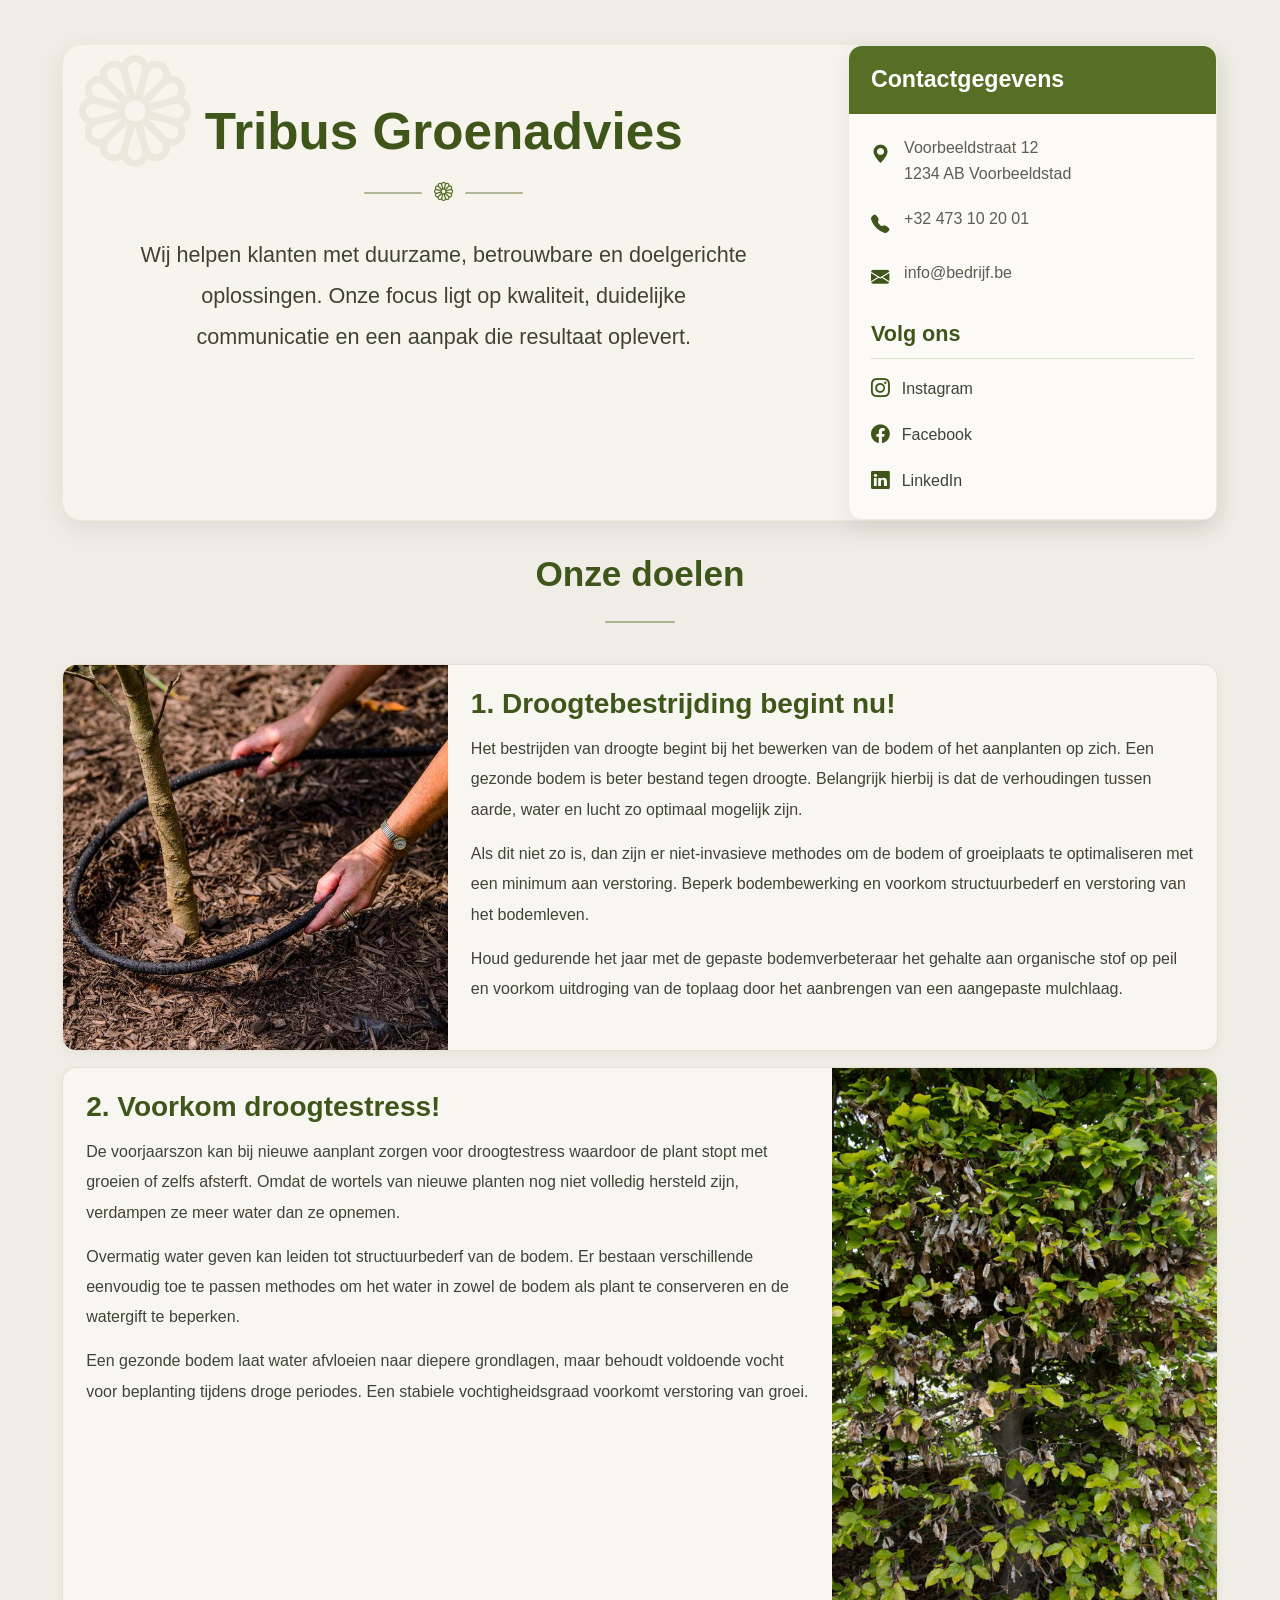
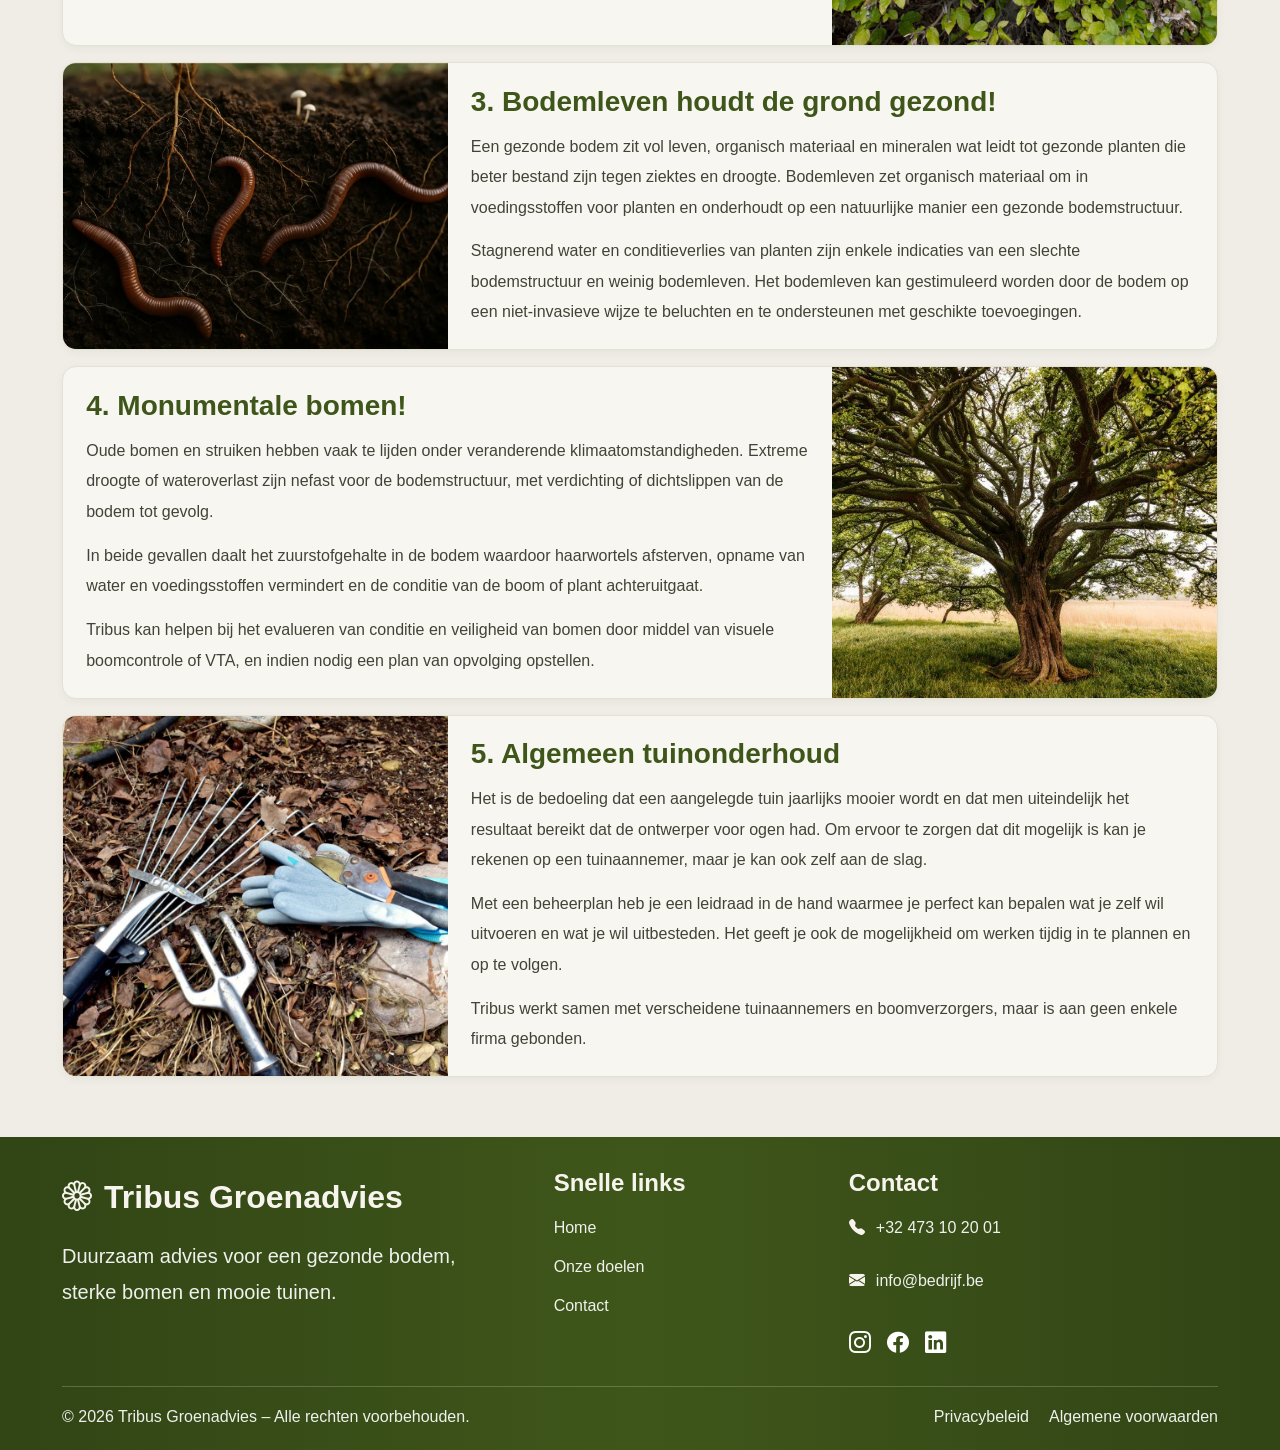
<file: index.html>
<!DOCTYPE html>
<html lang="nl">
<head>
  <meta charset="UTF-8" />
  <meta name="viewport" content="width=device-width, initial-scale=1.0" />
  <title>Tribus Groenadvies</title>
  <meta
    name="description"
    content="Tribus Groenadvies helpt met duurzaam groenbeheer, bodemadvies en boomzorg."
  />

  <link
    href="https://cdn.jsdelivr.net/npm/bootstrap@5.3.3/dist/css/bootstrap.min.css"
    rel="stylesheet"
  />
  <link
    rel="stylesheet"
    href="https://cdn.jsdelivr.net/npm/bootstrap-icons@1.11.3/font/bootstrap-icons.min.css"
  />
  <link rel="stylesheet" href="CSS/styles.css" />
</head>
<body>
  <main>
    <section class="hero-section">
      <div class="container">
        <div class="hero-shell">
          <div class="row g-4 align-items-stretch">
            <div class="col-lg-8">
              <div class="intro-card h-100">
                <div class="leaf-watermark" aria-hidden="true">
                  <i class="bi bi-flower1"></i>
                </div>

                <div class="intro-content text-center">
                  <h1>Tribus Groenadvies</h1>

                  <div class="title-divider">
                    <span></span>
                    <i class="bi bi-flower1"></i>
                    <span></span>
                  </div>

                  <p class="intro-text">
                    Wij helpen klanten met duurzame, betrouwbare en doelgerichte
                    oplossingen. Onze focus ligt op kwaliteit, duidelijke communicatie
                    en een aanpak die resultaat oplevert.
                  </p>
                </div>
              </div>
            </div>

            <aside class="col-lg-4">
              <div class="contact-panel h-100">
                <div class="contact-panel-header">
                  <h2>Contactgegevens</h2>
                </div>

                <div class="contact-panel-body">
                  <ul class="contact-list">
                    <li>
                      <i class="bi bi-geo-alt-fill"></i>
                      <div>
                        <span>Voorbeeldstraat 12</span>
                        <span>1234 AB Voorbeeldstad</span>
                      </div>
                    </li>

                    <li>
                      <i class="bi bi-telephone-fill"></i>
                      <div>
                        <a href="tel:+32473102001">+32 473 10 20 01</a>
                      </div>
                    </li>

                    <li>
                      <i class="bi bi-envelope-fill"></i>
                      <div>
                        <a href="mailto:info@bedrijf.be">info@bedrijf.be</a>
                      </div>
                    </li>
                  </ul>

                  <div class="social-block">
                    <h3>Volg ons</h3>

                    <ul class="social-list">
                      <li>
                        <a href="https://www.instagram.com/tribus.groenbeheer/" target="_blank" rel="noopener noreferrer">
                          <i class="bi bi-instagram"></i>
                          <span>Instagram</span>
                        </a>
                      </li>
                      <li>
                        <a href="#">
                          <i class="bi bi-facebook"></i>
                          <span>Facebook</span>
                        </a>
                      </li>
                      <li>
                        <a href="#">
                          <i class="bi bi-linkedin"></i>
                          <span>LinkedIn</span>
                        </a>
                      </li>
                    </ul>
                  </div>
                </div>
              </div>
            </aside>
          </div>
        </div>
      </div>
    </section>

    <section class="goals-section">
      <div class="container">
        <div class="section-heading text-center">
          <h2>Onze doelen</h2>
          <span class="heading-line"></span>
        </div>

        <div class="goals-stack">
          <article class="goal-card">
            <div class="row g-0 align-items-stretch">
              <div class="col-lg-4">
                <div class="goal-image-wrap">
                  <img src="assets/droogtebestrijding.jpg" alt="Droogtebestrijding" />
                </div>
              </div>
              <div class="col-lg-8">
                <div class="goal-content">
                  <h3>1. Droogtebestrijding begint nu!</h3>
                  <p>
                    Het bestrijden van droogte begint bij het bewerken van de bodem of het
                    aanplanten op zich. Een gezonde bodem is beter bestand tegen droogte.
                    Belangrijk hierbij is dat de verhoudingen tussen aarde, water en lucht
                    zo optimaal mogelijk zijn.
                  </p>
                  <p>
                    Als dit niet zo is, dan zijn er niet-invasieve methodes om de bodem of
                    groeiplaats te optimaliseren met een minimum aan verstoring. Beperk
                    bodembewerking en voorkom structuurbederf en verstoring van het
                    bodemleven.
                  </p>
                  <p>
                    Houd gedurende het jaar met de gepaste bodemverbeteraar het gehalte
                    aan organische stof op peil en voorkom uitdroging van de toplaag door
                    het aanbrengen van een aangepaste mulchlaag.
                  </p>
                </div>
              </div>
            </div>
          </article>

          <article class="goal-card reverse">
            <div class="row g-0 align-items-stretch">
              <div class="col-lg-8">
                <div class="goal-content">
                  <h3>2. Voorkom droogtestress!</h3>
                  <p>
                    De voorjaarszon kan bij nieuwe aanplant zorgen voor droogtestress
                    waardoor de plant stopt met groeien of zelfs afsterft. Omdat de wortels
                    van nieuwe planten nog niet volledig hersteld zijn, verdampen ze meer
                    water dan ze opnemen.
                  </p>
                  <p>
                    Overmatig water geven kan leiden tot structuurbederf van de bodem. Er
                    bestaan verschillende eenvoudig toe te passen methodes om het water in
                    zowel de bodem als plant te conserveren en de watergift te beperken.
                  </p>
                  <p>
                    Een gezonde bodem laat water afvloeien naar diepere grondlagen, maar
                    behoudt voldoende vocht voor beplanting tijdens droge periodes. Een
                    stabiele vochtigheidsgraad voorkomt verstoring van groei.
                  </p>
                </div>
              </div>
              <div class="col-lg-4">
                <div class="goal-image-wrap">
                  <img src="assets/droogtestress.jpg" alt="Voorkom droogtestress" />
                </div>
              </div>
            </div>
          </article>

          <article class="goal-card">
            <div class="row g-0 align-items-stretch">
              <div class="col-lg-4">
                <div class="goal-image-wrap">
                  <img src="assets/bodemleven.jpg" alt="Bodemleven houdt de grond gezond" />
                </div>
              </div>
              <div class="col-lg-8">
                <div class="goal-content">
                  <h3>3. Bodemleven houdt de grond gezond!</h3>
                  <p>
                    Een gezonde bodem zit vol leven, organisch materiaal en mineralen wat
                    leidt tot gezonde planten die beter bestand zijn tegen ziektes en
                    droogte. Bodemleven zet organisch materiaal om in voedingsstoffen voor
                    planten en onderhoudt op een natuurlijke manier een gezonde
                    bodemstructuur.
                  </p>
                  <p>
                    Stagnerend water en conditieverlies van planten zijn enkele indicaties
                    van een slechte bodemstructuur en weinig bodemleven. Het bodemleven kan
                    gestimuleerd worden door de bodem op een niet-invasieve wijze te
                    beluchten en te ondersteunen met geschikte toevoegingen.
                  </p>
                </div>
              </div>
            </div>
          </article>

          <article class="goal-card reverse">
            <div class="row g-0 align-items-stretch">
              <div class="col-lg-8">
                <div class="goal-content">
                  <h3>4. Monumentale bomen!</h3>
                  <p>
                    Oude bomen en struiken hebben vaak te lijden onder veranderende
                    klimaatomstandigheden. Extreme droogte of wateroverlast zijn nefast voor
                    de bodemstructuur, met verdichting of dichtslippen van de bodem tot
                    gevolg.
                  </p>
                  <p>
                    In beide gevallen daalt het zuurstofgehalte in de bodem waardoor
                    haarwortels afsterven, opname van water en voedingsstoffen vermindert
                    en de conditie van de boom of plant achteruitgaat.
                  </p>
                  <p>
                    Tribus kan helpen bij het evalueren van conditie en veiligheid van
                    bomen door middel van visuele boomcontrole of VTA, en indien nodig een
                    plan van opvolging opstellen.
                  </p>
                </div>
              </div>
              <div class="col-lg-4">
                <div class="goal-image-wrap">
                  <img src="assets/monumentaleboom.jpg" alt="Monumentale bomen" />
                </div>
              </div>
            </div>
          </article>

          <article class="goal-card">
            <div class="row g-0 align-items-stretch">
              <div class="col-lg-4">
                <div class="goal-image-wrap">
                  <img src="assets/algemeenonderhoudt.jpg" alt="Algemeen tuinonderhoud" />
                </div>
              </div>
              <div class="col-lg-8">
                <div class="goal-content">
                  <h3>5. Algemeen tuinonderhoud</h3>
                  <p>
                    Het is de bedoeling dat een aangelegde tuin jaarlijks mooier wordt en
                    dat men uiteindelijk het resultaat bereikt dat de ontwerper voor ogen
                    had. Om ervoor te zorgen dat dit mogelijk is kan je rekenen op een
                    tuinaannemer, maar je kan ook zelf aan de slag.
                  </p>
                  <p>
                    Met een beheerplan heb je een leidraad in de hand waarmee je perfect
                    kan bepalen wat je zelf wil uitvoeren en wat je wil uitbesteden. Het
                    geeft je ook de mogelijkheid om werken tijdig in te plannen en op te
                    volgen.
                  </p>
                  <p>
                    Tribus werkt samen met verscheidene tuinaannemers en boomverzorgers,
                    maar is aan geen enkele firma gebonden.
                  </p>
                </div>
              </div>
            </div>
          </article>
        </div>
      </div>
    </section>
  </main>

  <footer class="site-footer">
    <div class="container">
      <div class="footer-top">
        <div class="row g-4">
          <div class="col-lg-5">
            <div class="footer-brand">
              <div class="footer-brand-title">
                <i class="bi bi-flower1"></i>
                <span>Tribus Groenadvies</span>
              </div>
              <p>
                Duurzaam advies voor een gezonde bodem, sterke bomen en mooie tuinen.
              </p>
            </div>
          </div>

          <div class="col-lg-3">
            <div class="footer-block">
              <h3>Snelle links</h3>
              <ul>
                <li><a href="#">Home</a></li>
                <li><a href="#">Onze doelen</a></li>
                <li><a href="#">Contact</a></li>
              </ul>
            </div>
          </div>

          <div class="col-lg-4">
            <div class="footer-block">
              <h3>Contact</h3>
              <ul class="footer-contact">
                <li><i class="bi bi-telephone-fill"></i> <a href="tel:+32473102001">+32 473 10 20 01</a></li>
                <li><i class="bi bi-envelope-fill"></i> <a href="mailto:info@bedrijf.be">info@bedrijf.be</a></li>
              </ul>

              <div class="footer-socials">
                <a href="https://www.instagram.com/tribus.groenbeheer/" target="_blank" rel="noopener noreferrer"><i class="bi bi-instagram"></i></a>
                <a href="#"><i class="bi bi-facebook"></i></a>
                <a href="#"><i class="bi bi-linkedin"></i></a>
              </div>
            </div>
          </div>
        </div>
      </div>

      <div class="footer-bottom">
        <p>© 2026 Tribus Groenadvies – Alle rechten voorbehouden.</p>
        <div class="footer-bottom-links">
          <a href="HTML/Privacy.html">Privacybeleid</a>
          <a href="HTML/AlgemeneVoorwaarden.html">Algemene voorwaarden</a>
        </div>
      </div>
    </div>
  </footer>

  <script src="https://cdn.jsdelivr.net/npm/bootstrap@5.3.3/dist/js/bootstrap.bundle.min.js"></script>
</body>
</html>
</file>
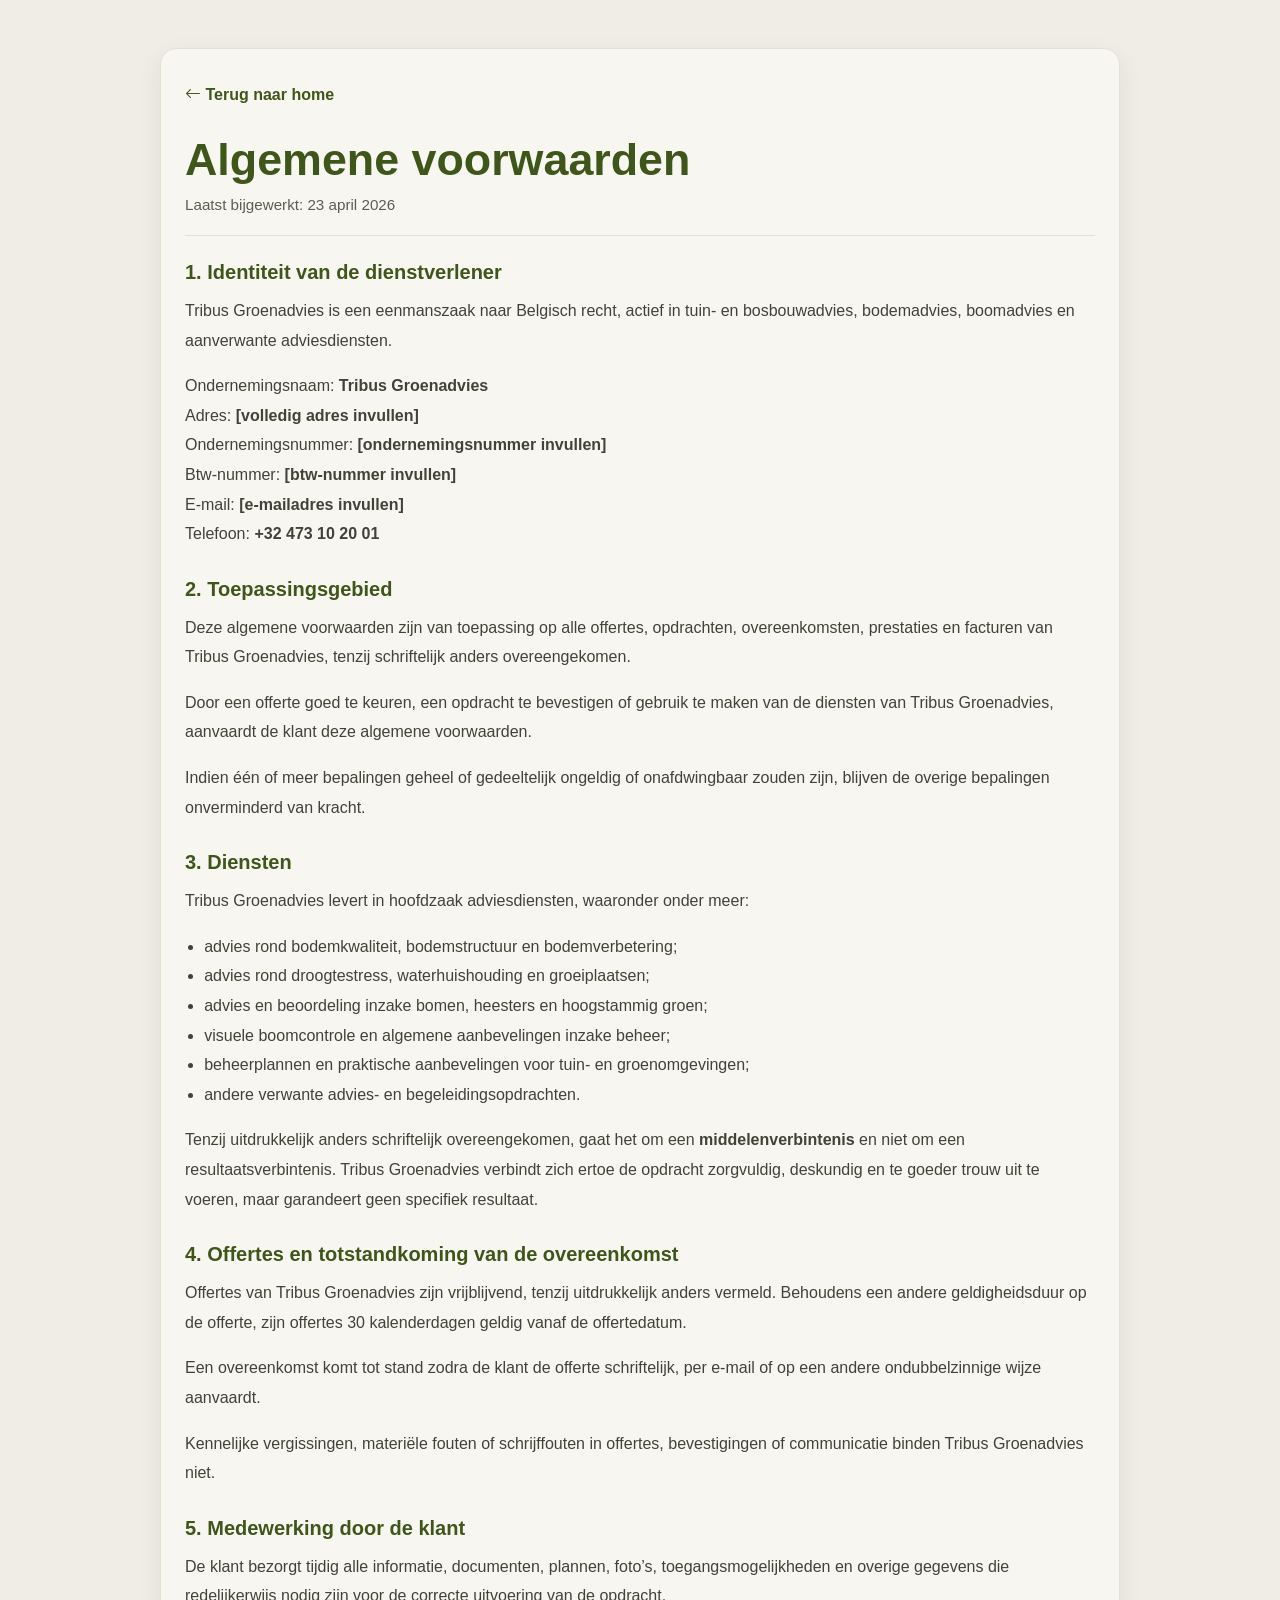
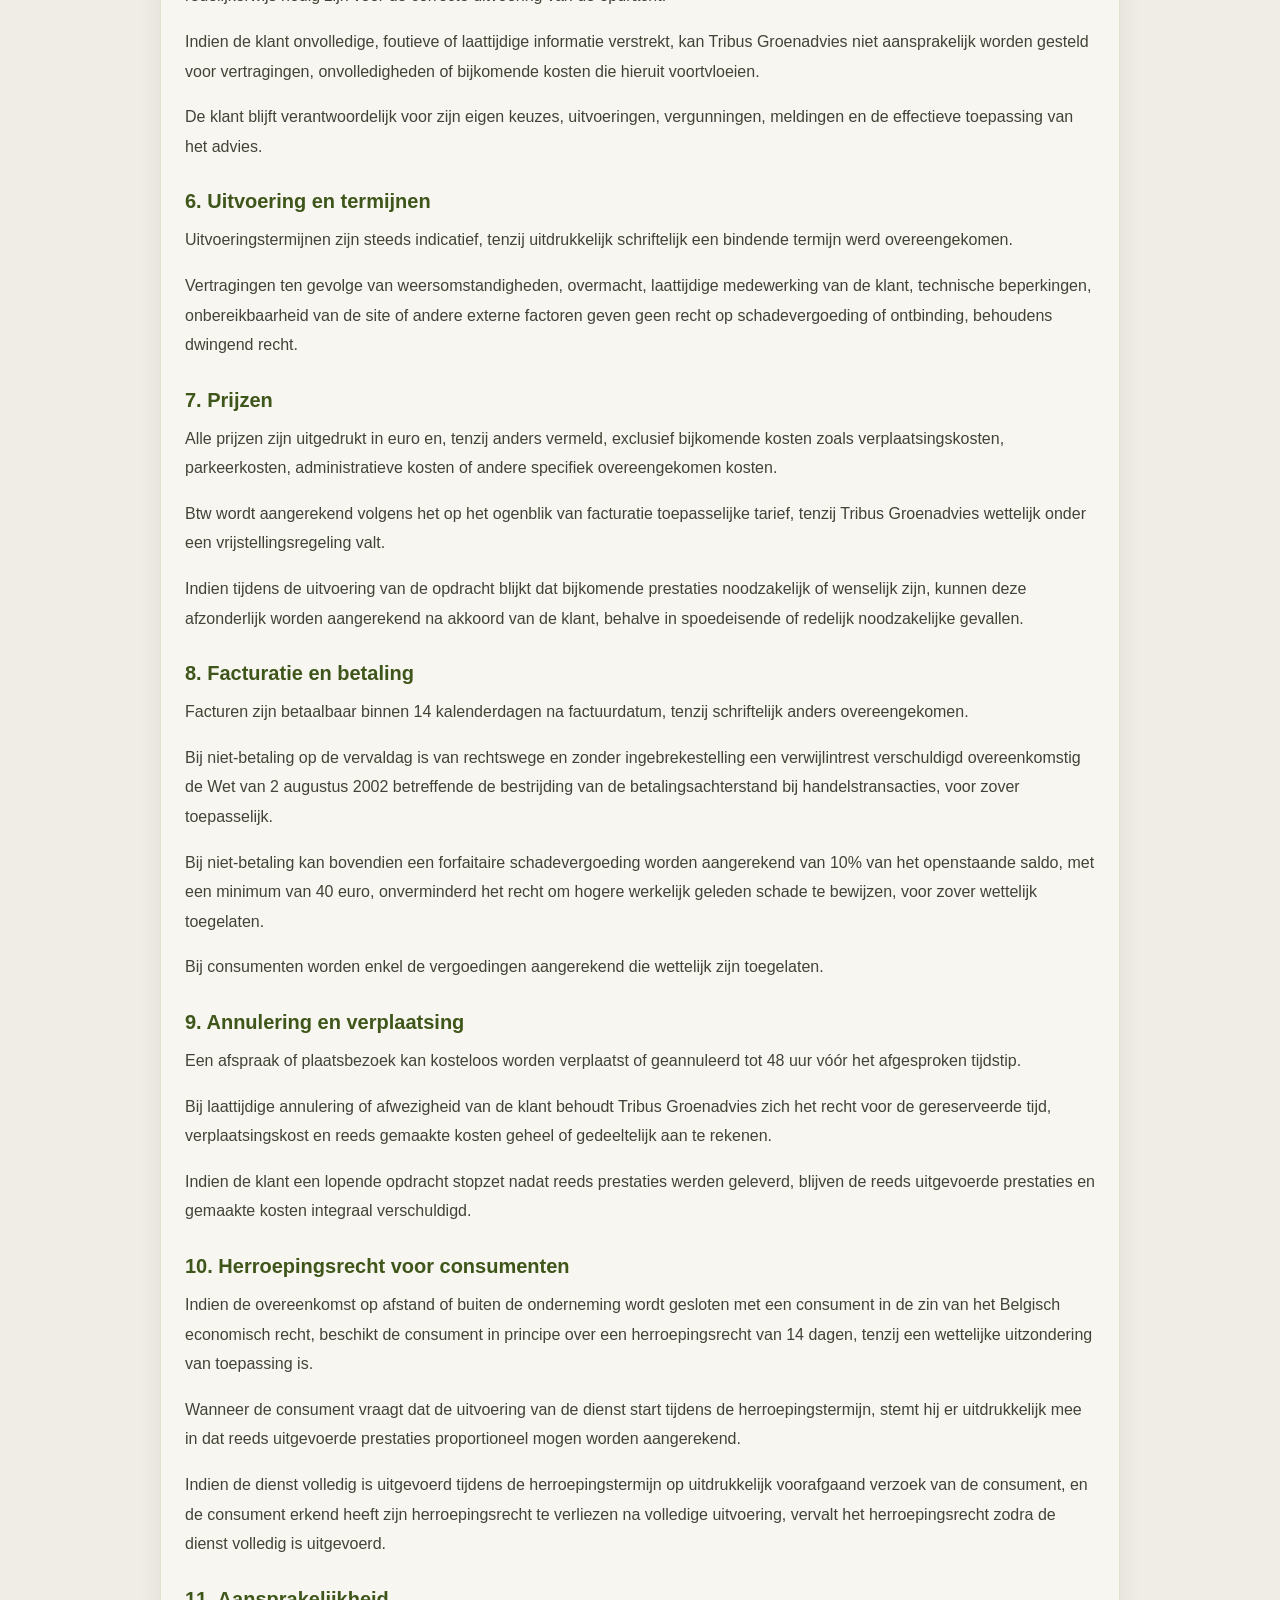
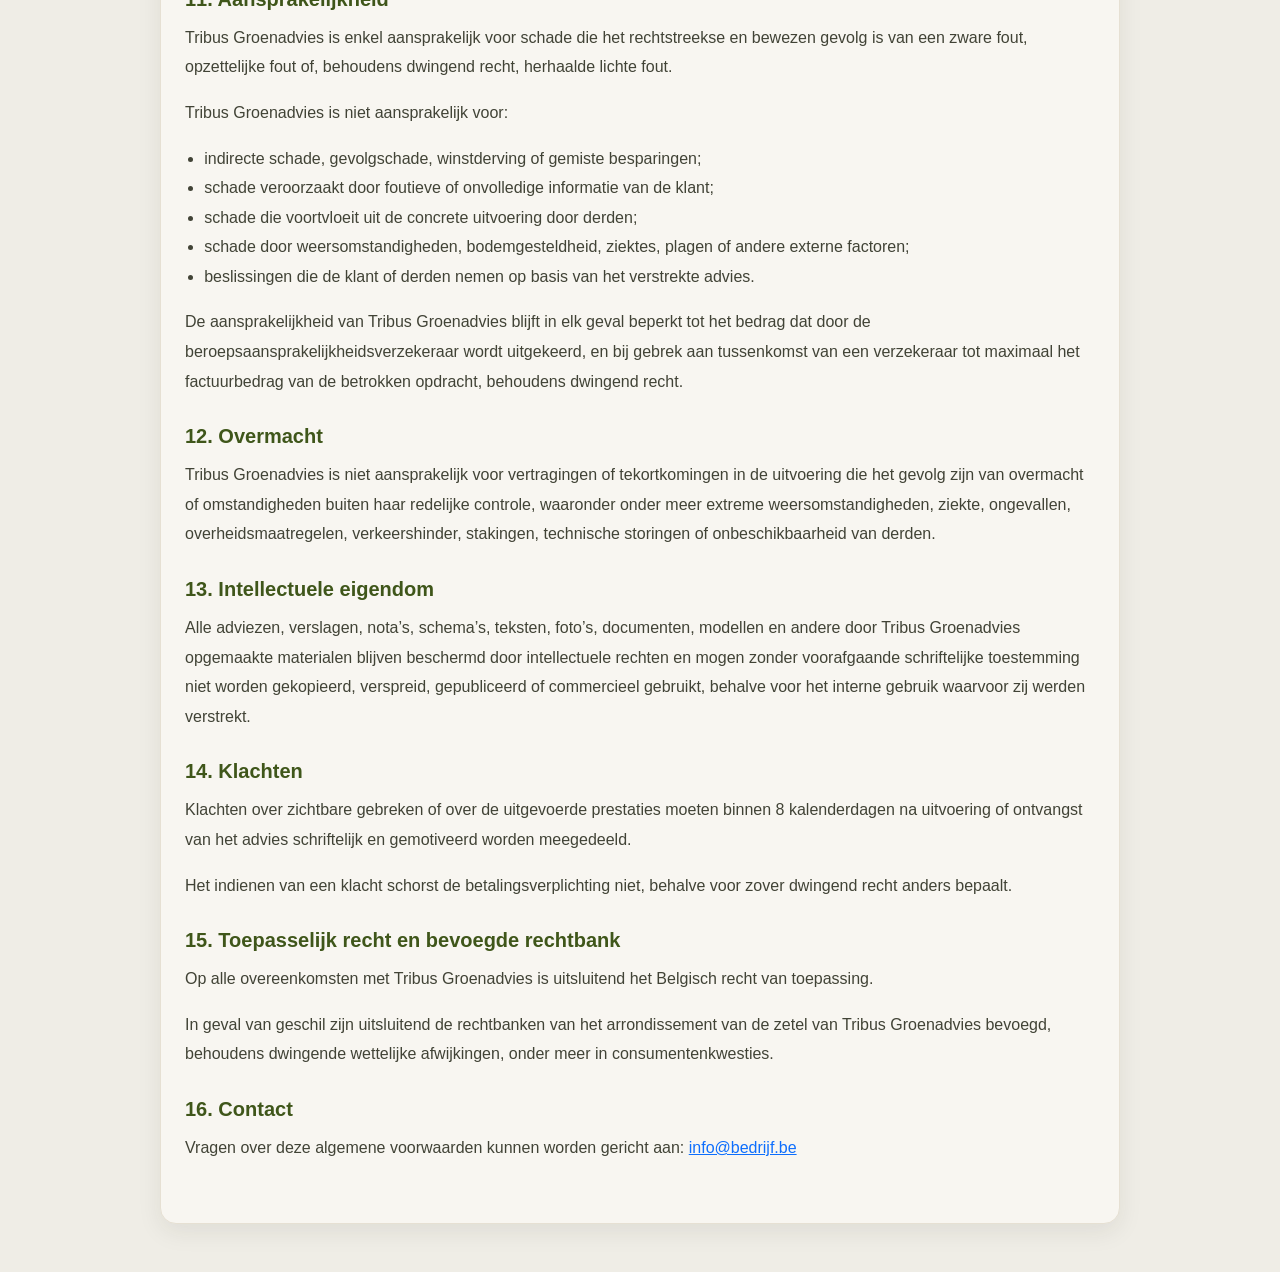
<file: HTML/AlgemeneVoorwaarden.html>
<!DOCTYPE html>
<html lang="nl">
<head>
  <meta charset="UTF-8" />
  <meta name="viewport" content="width=device-width, initial-scale=1.0" />
  <title>Algemene voorwaarden | Tribus Groenadvies</title>
  <meta
    name="description"
    content="Algemene voorwaarden van Tribus Groenadvies."
  />
  <link
    href="https://cdn.jsdelivr.net/npm/bootstrap@5.3.3/dist/css/bootstrap.min.css"
    rel="stylesheet"
  />
  <link
    rel="stylesheet"
    href="https://cdn.jsdelivr.net/npm/bootstrap-icons@1.11.3/font/bootstrap-icons.min.css"
  />
  <link rel="stylesheet" href="../CSS/styles.css" />
</head>
<body>
  <main class="legal-page py-5">
    <div class="container">
      <div class="legal-card mx-auto">
        <div class="mb-4">
          <a href="../index.html" class="legal-back-link">
            <i class="bi bi-arrow-left"></i> Terug naar home
          </a>
        </div>

        <header class="legal-header">
          <h1>Algemene voorwaarden</h1>
          <p class="legal-updated">Laatst bijgewerkt: 23 april 2026</p>
        </header>

        <section class="legal-section">
          <h2>1. Identiteit van de dienstverlener</h2>
          <p>
            Tribus Groenadvies is een eenmanszaak naar Belgisch recht, actief in tuin- en
            bosbouwadvies, bodemadvies, boomadvies en aanverwante adviesdiensten.
          </p>
          <p>
            Ondernemingsnaam: <strong>Tribus Groenadvies</strong><br>
            Adres: <strong>[volledig adres invullen]</strong><br>
            Ondernemingsnummer: <strong>[ondernemingsnummer invullen]</strong><br>
            Btw-nummer: <strong>[btw-nummer invullen]</strong><br>
            E-mail: <strong>[e-mailadres invullen]</strong><br>
            Telefoon: <strong>+32 473 10 20 01</strong>
          </p>
        </section>

        <section class="legal-section">
          <h2>2. Toepassingsgebied</h2>
          <p>
            Deze algemene voorwaarden zijn van toepassing op alle offertes, opdrachten,
            overeenkomsten, prestaties en facturen van Tribus Groenadvies, tenzij schriftelijk
            anders overeengekomen.
          </p>
          <p>
            Door een offerte goed te keuren, een opdracht te bevestigen of gebruik te maken
            van de diensten van Tribus Groenadvies, aanvaardt de klant deze algemene voorwaarden.
          </p>
          <p>
            Indien één of meer bepalingen geheel of gedeeltelijk ongeldig of onafdwingbaar
            zouden zijn, blijven de overige bepalingen onverminderd van kracht.
          </p>
        </section>

        <section class="legal-section">
          <h2>3. Diensten</h2>
          <p>
            Tribus Groenadvies levert in hoofdzaak adviesdiensten, waaronder onder meer:
          </p>
          <ul>
            <li>advies rond bodemkwaliteit, bodemstructuur en bodemverbetering;</li>
            <li>advies rond droogtestress, waterhuishouding en groeiplaatsen;</li>
            <li>advies en beoordeling inzake bomen, heesters en hoogstammig groen;</li>
            <li>visuele boomcontrole en algemene aanbevelingen inzake beheer;</li>
            <li>beheerplannen en praktische aanbevelingen voor tuin- en groenomgevingen;</li>
            <li>andere verwante advies- en begeleidingsopdrachten.</li>
          </ul>
          <p>
            Tenzij uitdrukkelijk anders schriftelijk overeengekomen, gaat het om een
            <strong>middelenverbintenis</strong> en niet om een resultaatsverbintenis.
            Tribus Groenadvies verbindt zich ertoe de opdracht zorgvuldig, deskundig en te
            goeder trouw uit te voeren, maar garandeert geen specifiek resultaat.
          </p>
        </section>

        <section class="legal-section">
          <h2>4. Offertes en totstandkoming van de overeenkomst</h2>
          <p>
            Offertes van Tribus Groenadvies zijn vrijblijvend, tenzij uitdrukkelijk anders
            vermeld. Behoudens een andere geldigheidsduur op de offerte, zijn offertes
            30 kalenderdagen geldig vanaf de offertedatum.
          </p>
          <p>
            Een overeenkomst komt tot stand zodra de klant de offerte schriftelijk,
            per e-mail of op een andere ondubbelzinnige wijze aanvaardt.
          </p>
          <p>
            Kennelijke vergissingen, materiële fouten of schrijffouten in offertes,
            bevestigingen of communicatie binden Tribus Groenadvies niet.
          </p>
        </section>

        <section class="legal-section">
          <h2>5. Medewerking door de klant</h2>
          <p>
            De klant bezorgt tijdig alle informatie, documenten, plannen, foto’s,
            toegangsmogelijkheden en overige gegevens die redelijkerwijs nodig zijn voor de
            correcte uitvoering van de opdracht.
          </p>
          <p>
            Indien de klant onvolledige, foutieve of laattijdige informatie verstrekt,
            kan Tribus Groenadvies niet aansprakelijk worden gesteld voor vertragingen,
            onvolledigheden of bijkomende kosten die hieruit voortvloeien.
          </p>
          <p>
            De klant blijft verantwoordelijk voor zijn eigen keuzes, uitvoeringen,
            vergunningen, meldingen en de effectieve toepassing van het advies.
          </p>
        </section>

        <section class="legal-section">
          <h2>6. Uitvoering en termijnen</h2>
          <p>
            Uitvoeringstermijnen zijn steeds indicatief, tenzij uitdrukkelijk schriftelijk
            een bindende termijn werd overeengekomen.
          </p>
          <p>
            Vertragingen ten gevolge van weersomstandigheden, overmacht, laattijdige
            medewerking van de klant, technische beperkingen, onbereikbaarheid van de site
            of andere externe factoren geven geen recht op schadevergoeding of ontbinding,
            behoudens dwingend recht.
          </p>
        </section>

        <section class="legal-section">
          <h2>7. Prijzen</h2>
          <p>
            Alle prijzen zijn uitgedrukt in euro en, tenzij anders vermeld, exclusief
            bijkomende kosten zoals verplaatsingskosten, parkeerkosten, administratieve
            kosten of andere specifiek overeengekomen kosten.
          </p>
          <p>
            Btw wordt aangerekend volgens het op het ogenblik van facturatie toepasselijke
            tarief, tenzij Tribus Groenadvies wettelijk onder een vrijstellingsregeling valt.
          </p>
          <p>
            Indien tijdens de uitvoering van de opdracht blijkt dat bijkomende prestaties
            noodzakelijk of wenselijk zijn, kunnen deze afzonderlijk worden aangerekend na
            akkoord van de klant, behalve in spoedeisende of redelijk noodzakelijke gevallen.
          </p>
        </section>

        <section class="legal-section">
          <h2>8. Facturatie en betaling</h2>
          <p>
            Facturen zijn betaalbaar binnen 14 kalenderdagen na factuurdatum, tenzij
            schriftelijk anders overeengekomen.
          </p>
          <p>
            Bij niet-betaling op de vervaldag is van rechtswege en zonder ingebrekestelling
            een verwijlintrest verschuldigd overeenkomstig de Wet van 2 augustus 2002
            betreffende de bestrijding van de betalingsachterstand bij handelstransacties,
            voor zover toepasselijk.
          </p>
          <p>
            Bij niet-betaling kan bovendien een forfaitaire schadevergoeding worden
            aangerekend van 10% van het openstaande saldo, met een minimum van 40 euro,
            onverminderd het recht om hogere werkelijk geleden schade te bewijzen, voor zover
            wettelijk toegelaten.
          </p>
          <p>
            Bij consumenten worden enkel de vergoedingen aangerekend die wettelijk zijn
            toegelaten.
          </p>
        </section>

        <section class="legal-section">
          <h2>9. Annulering en verplaatsing</h2>
          <p>
            Een afspraak of plaatsbezoek kan kosteloos worden verplaatst of geannuleerd tot
            48 uur vóór het afgesproken tijdstip.
          </p>
          <p>
            Bij laattijdige annulering of afwezigheid van de klant behoudt Tribus Groenadvies
            zich het recht voor de gereserveerde tijd, verplaatsingskost en reeds gemaakte
            kosten geheel of gedeeltelijk aan te rekenen.
          </p>
          <p>
            Indien de klant een lopende opdracht stopzet nadat reeds prestaties werden
            geleverd, blijven de reeds uitgevoerde prestaties en gemaakte kosten integraal
            verschuldigd.
          </p>
        </section>

        <section class="legal-section">
          <h2>10. Herroepingsrecht voor consumenten</h2>
          <p>
            Indien de overeenkomst op afstand of buiten de onderneming wordt gesloten met een
            consument in de zin van het Belgisch economisch recht, beschikt de consument in
            principe over een herroepingsrecht van 14 dagen, tenzij een wettelijke uitzondering
            van toepassing is.
          </p>
          <p>
            Wanneer de consument vraagt dat de uitvoering van de dienst start tijdens de
            herroepingstermijn, stemt hij er uitdrukkelijk mee in dat reeds uitgevoerde
            prestaties proportioneel mogen worden aangerekend.
          </p>
          <p>
            Indien de dienst volledig is uitgevoerd tijdens de herroepingstermijn op
            uitdrukkelijk voorafgaand verzoek van de consument, en de consument erkend heeft
            zijn herroepingsrecht te verliezen na volledige uitvoering, vervalt het
            herroepingsrecht zodra de dienst volledig is uitgevoerd.
          </p>
        </section>

        <section class="legal-section">
          <h2>11. Aansprakelijkheid</h2>
          <p>
            Tribus Groenadvies is enkel aansprakelijk voor schade die het rechtstreekse en
            bewezen gevolg is van een zware fout, opzettelijke fout of, behoudens dwingend
            recht, herhaalde lichte fout.
          </p>
          <p>
            Tribus Groenadvies is niet aansprakelijk voor:
          </p>
          <ul>
            <li>indirecte schade, gevolgschade, winstderving of gemiste besparingen;</li>
            <li>schade veroorzaakt door foutieve of onvolledige informatie van de klant;</li>
            <li>schade die voortvloeit uit de concrete uitvoering door derden;</li>
            <li>schade door weersomstandigheden, bodemgesteldheid, ziektes, plagen of andere externe factoren;</li>
            <li>beslissingen die de klant of derden nemen op basis van het verstrekte advies.</li>
          </ul>
          <p>
            De aansprakelijkheid van Tribus Groenadvies blijft in elk geval beperkt tot het
            bedrag dat door de beroepsaansprakelijkheidsverzekeraar wordt uitgekeerd, en bij
            gebrek aan tussenkomst van een verzekeraar tot maximaal het factuurbedrag van de
            betrokken opdracht, behoudens dwingend recht.
          </p>
        </section>

        <section class="legal-section">
          <h2>12. Overmacht</h2>
          <p>
            Tribus Groenadvies is niet aansprakelijk voor vertragingen of tekortkomingen in
            de uitvoering die het gevolg zijn van overmacht of omstandigheden buiten haar
            redelijke controle, waaronder onder meer extreme weersomstandigheden, ziekte,
            ongevallen, overheidsmaatregelen, verkeershinder, stakingen, technische storingen
            of onbeschikbaarheid van derden.
          </p>
        </section>

        <section class="legal-section">
          <h2>13. Intellectuele eigendom</h2>
          <p>
            Alle adviezen, verslagen, nota’s, schema’s, teksten, foto’s, documenten,
            modellen en andere door Tribus Groenadvies opgemaakte materialen blijven
            beschermd door intellectuele rechten en mogen zonder voorafgaande schriftelijke
            toestemming niet worden gekopieerd, verspreid, gepubliceerd of commercieel
            gebruikt, behalve voor het interne gebruik waarvoor zij werden verstrekt.
          </p>
        </section>

        <section class="legal-section">
          <h2>14. Klachten</h2>
          <p>
            Klachten over zichtbare gebreken of over de uitgevoerde prestaties moeten binnen
            8 kalenderdagen na uitvoering of ontvangst van het advies schriftelijk en
            gemotiveerd worden meegedeeld.
          </p>
          <p>
            Het indienen van een klacht schorst de betalingsverplichting niet, behalve voor
            zover dwingend recht anders bepaalt.
          </p>
        </section>

        <section class="legal-section">
          <h2>15. Toepasselijk recht en bevoegde rechtbank</h2>
          <p>
            Op alle overeenkomsten met Tribus Groenadvies is uitsluitend het Belgisch recht
            van toepassing.
          </p>
          <p>
            In geval van geschil zijn uitsluitend de rechtbanken van het arrondissement van
            de zetel van Tribus Groenadvies bevoegd, behoudens dwingende wettelijke
            afwijkingen, onder meer in consumentenkwesties.
          </p>
        </section>

        <section class="legal-section">
          <h2>16. Contact</h2>
          <p>
            Vragen over deze algemene voorwaarden kunnen worden gericht aan:
            <a href="mailto:info@bedrijf.be">info@bedrijf.be</a>
          </p>
        </section>
      </div>
    </div>
  </main>
</body>
</html>
</file>
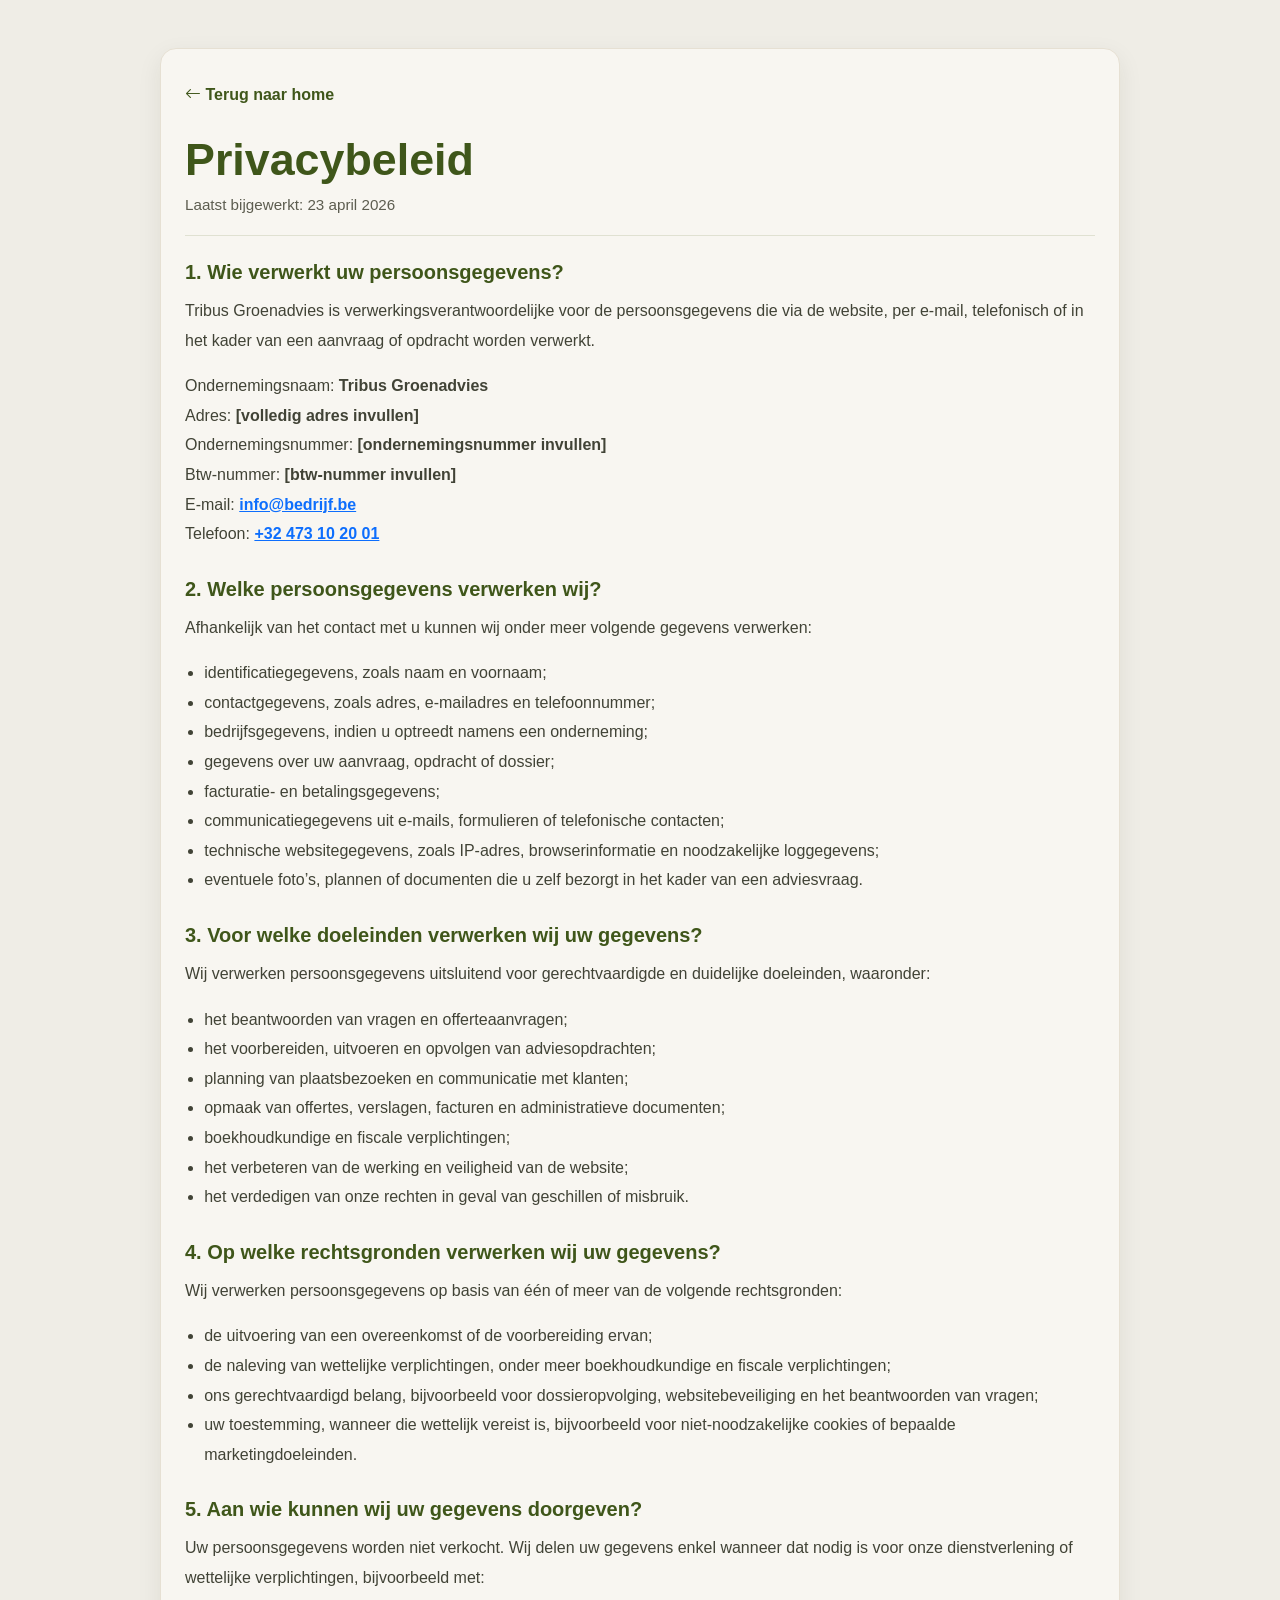
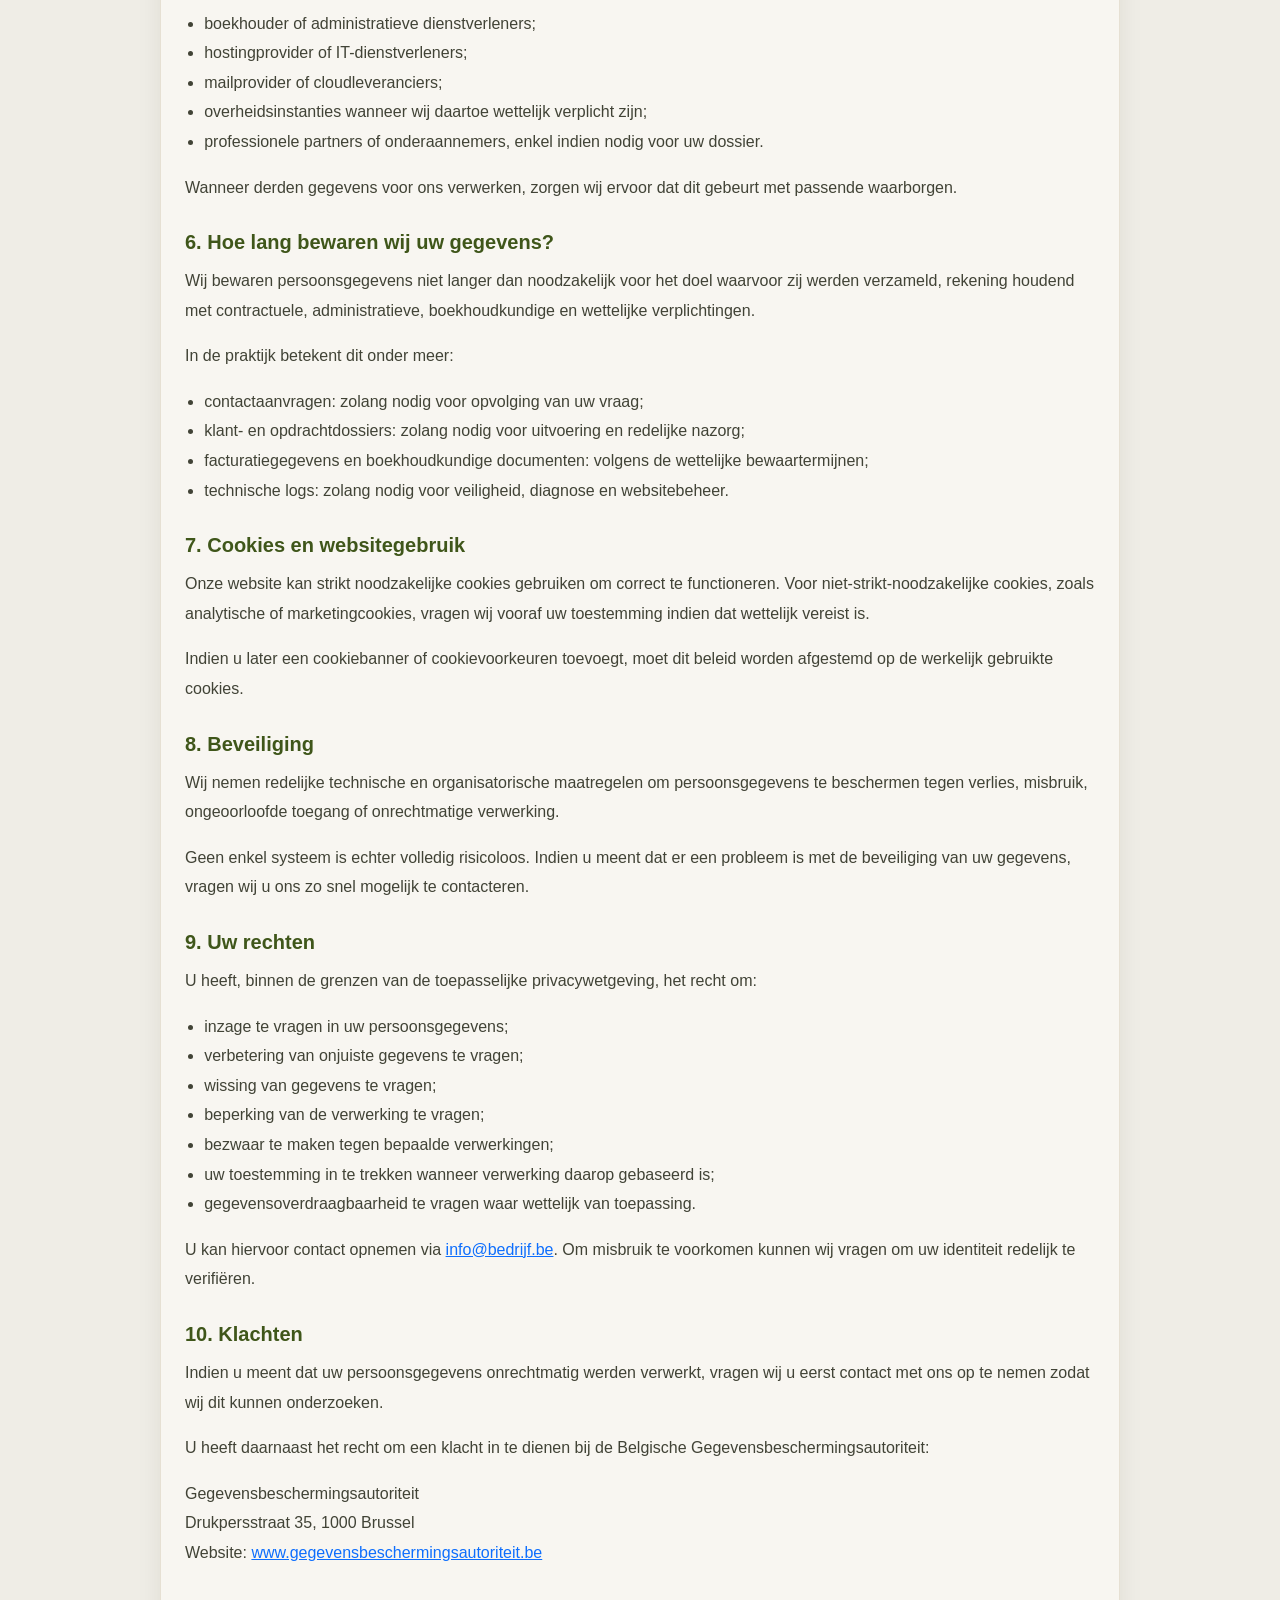
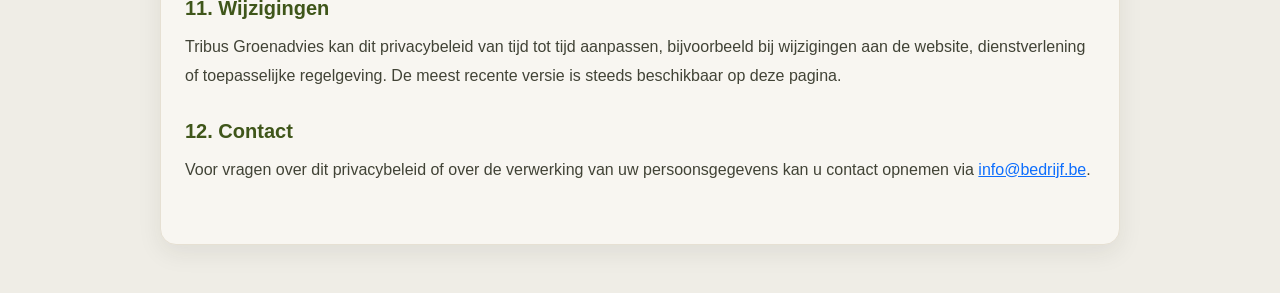
<file: HTML/Privacy.html>
<!DOCTYPE html>
<html lang="nl">
<head>
  <meta charset="UTF-8" />
  <meta name="viewport" content="width=device-width, initial-scale=1.0" />
  <title>Privacybeleid | Tribus Groenadvies</title>
  <meta
    name="description"
    content="Privacybeleid van Tribus Groenadvies."
  />
  <link
    href="https://cdn.jsdelivr.net/npm/bootstrap@5.3.3/dist/css/bootstrap.min.css"
    rel="stylesheet"
  />
  <link
    rel="stylesheet"
    href="https://cdn.jsdelivr.net/npm/bootstrap-icons@1.11.3/font/bootstrap-icons.min.css"
  />
  <link rel="stylesheet" href="../CSS/styles.css" />
</head>
<body>
  <main class="legal-page py-5">
    <div class="container">
      <div class="legal-card mx-auto">
        <div class="mb-4">
          <a href="../index.html" class="legal-back-link">
            <i class="bi bi-arrow-left"></i> Terug naar home
          </a>
        </div>

        <header class="legal-header">
          <h1>Privacybeleid</h1>
          <p class="legal-updated">Laatst bijgewerkt: 23 april 2026</p>
        </header>

        <section class="legal-section">
          <h2>1. Wie verwerkt uw persoonsgegevens?</h2>
          <p>
            Tribus Groenadvies is verwerkingsverantwoordelijke voor de persoonsgegevens die
            via de website, per e-mail, telefonisch of in het kader van een aanvraag of
            opdracht worden verwerkt.
          </p>
          <p>
            Ondernemingsnaam: <strong>Tribus Groenadvies</strong><br>
            Adres: <strong>[volledig adres invullen]</strong><br>
            Ondernemingsnummer: <strong>[ondernemingsnummer invullen]</strong><br>
            Btw-nummer: <strong>[btw-nummer invullen]</strong><br>
            E-mail: <strong><a href="mailto:info@bedrijf.be">info@bedrijf.be</a></strong><br>
            Telefoon: <strong><a href="tel:+32473102001">+32 473 10 20 01</a></strong>
          </p>
        </section>

        <section class="legal-section">
          <h2>2. Welke persoonsgegevens verwerken wij?</h2>
          <p>Afhankelijk van het contact met u kunnen wij onder meer volgende gegevens verwerken:</p>
          <ul>
            <li>identificatiegegevens, zoals naam en voornaam;</li>
            <li>contactgegevens, zoals adres, e-mailadres en telefoonnummer;</li>
            <li>bedrijfsgegevens, indien u optreedt namens een onderneming;</li>
            <li>gegevens over uw aanvraag, opdracht of dossier;</li>
            <li>facturatie- en betalingsgegevens;</li>
            <li>communicatiegegevens uit e-mails, formulieren of telefonische contacten;</li>
            <li>technische websitegegevens, zoals IP-adres, browserinformatie en noodzakelijke loggegevens;</li>
            <li>eventuele foto’s, plannen of documenten die u zelf bezorgt in het kader van een adviesvraag.</li>
          </ul>
        </section>

        <section class="legal-section">
          <h2>3. Voor welke doeleinden verwerken wij uw gegevens?</h2>
          <p>Wij verwerken persoonsgegevens uitsluitend voor gerechtvaardigde en duidelijke doeleinden, waaronder:</p>
          <ul>
            <li>het beantwoorden van vragen en offerteaanvragen;</li>
            <li>het voorbereiden, uitvoeren en opvolgen van adviesopdrachten;</li>
            <li>planning van plaatsbezoeken en communicatie met klanten;</li>
            <li>opmaak van offertes, verslagen, facturen en administratieve documenten;</li>
            <li>boekhoudkundige en fiscale verplichtingen;</li>
            <li>het verbeteren van de werking en veiligheid van de website;</li>
            <li>het verdedigen van onze rechten in geval van geschillen of misbruik.</li>
          </ul>
        </section>

        <section class="legal-section">
          <h2>4. Op welke rechtsgronden verwerken wij uw gegevens?</h2>
          <p>Wij verwerken persoonsgegevens op basis van één of meer van de volgende rechtsgronden:</p>
          <ul>
            <li>de uitvoering van een overeenkomst of de voorbereiding ervan;</li>
            <li>de naleving van wettelijke verplichtingen, onder meer boekhoudkundige en fiscale verplichtingen;</li>
            <li>ons gerechtvaardigd belang, bijvoorbeeld voor dossieropvolging, websitebeveiliging en het beantwoorden van vragen;</li>
            <li>uw toestemming, wanneer die wettelijk vereist is, bijvoorbeeld voor niet-noodzakelijke cookies of bepaalde marketingdoeleinden.</li>
          </ul>
        </section>

        <section class="legal-section">
          <h2>5. Aan wie kunnen wij uw gegevens doorgeven?</h2>
          <p>
            Uw persoonsgegevens worden niet verkocht. Wij delen uw gegevens enkel wanneer dat
            nodig is voor onze dienstverlening of wettelijke verplichtingen, bijvoorbeeld met:
          </p>
          <ul>
            <li>boekhouder of administratieve dienstverleners;</li>
            <li>hostingprovider of IT-dienstverleners;</li>
            <li>mailprovider of cloudleveranciers;</li>
            <li>overheidsinstanties wanneer wij daartoe wettelijk verplicht zijn;</li>
            <li>professionele partners of onderaannemers, enkel indien nodig voor uw dossier.</li>
          </ul>
          <p>
            Wanneer derden gegevens voor ons verwerken, zorgen wij ervoor dat dit gebeurt met
            passende waarborgen.
          </p>
        </section>

        <section class="legal-section">
          <h2>6. Hoe lang bewaren wij uw gegevens?</h2>
          <p>
            Wij bewaren persoonsgegevens niet langer dan noodzakelijk voor het doel waarvoor
            zij werden verzameld, rekening houdend met contractuele, administratieve,
            boekhoudkundige en wettelijke verplichtingen.
          </p>
          <p>
            In de praktijk betekent dit onder meer:
          </p>
          <ul>
            <li>contactaanvragen: zolang nodig voor opvolging van uw vraag;</li>
            <li>klant- en opdrachtdossiers: zolang nodig voor uitvoering en redelijke nazorg;</li>
            <li>facturatiegegevens en boekhoudkundige documenten: volgens de wettelijke bewaartermijnen;</li>
            <li>technische logs: zolang nodig voor veiligheid, diagnose en websitebeheer.</li>
          </ul>
        </section>

        <section class="legal-section">
          <h2>7. Cookies en websitegebruik</h2>
          <p>
            Onze website kan strikt noodzakelijke cookies gebruiken om correct te functioneren.
            Voor niet-strikt-noodzakelijke cookies, zoals analytische of marketingcookies,
            vragen wij vooraf uw toestemming indien dat wettelijk vereist is.
          </p>
          <p>
            Indien u later een cookiebanner of cookievoorkeuren toevoegt, moet dit beleid
            worden afgestemd op de werkelijk gebruikte cookies.
          </p>
        </section>

        <section class="legal-section">
          <h2>8. Beveiliging</h2>
          <p>
            Wij nemen redelijke technische en organisatorische maatregelen om persoonsgegevens
            te beschermen tegen verlies, misbruik, ongeoorloofde toegang of onrechtmatige
            verwerking.
          </p>
          <p>
            Geen enkel systeem is echter volledig risicoloos. Indien u meent dat er een
            probleem is met de beveiliging van uw gegevens, vragen wij u ons zo snel mogelijk
            te contacteren.
          </p>
        </section>

        <section class="legal-section">
          <h2>9. Uw rechten</h2>
          <p>
            U heeft, binnen de grenzen van de toepasselijke privacywetgeving, het recht om:
          </p>
          <ul>
            <li>inzage te vragen in uw persoonsgegevens;</li>
            <li>verbetering van onjuiste gegevens te vragen;</li>
            <li>wissing van gegevens te vragen;</li>
            <li>beperking van de verwerking te vragen;</li>
            <li>bezwaar te maken tegen bepaalde verwerkingen;</li>
            <li>uw toestemming in te trekken wanneer verwerking daarop gebaseerd is;</li>
            <li>gegevensoverdraagbaarheid te vragen waar wettelijk van toepassing.</li>
          </ul>
          <p>
            U kan hiervoor contact opnemen via
            <a href="mailto:info@bedrijf.be">info@bedrijf.be</a>. Om misbruik te voorkomen
            kunnen wij vragen om uw identiteit redelijk te verifiëren.
          </p>
        </section>

        <section class="legal-section">
          <h2>10. Klachten</h2>
          <p>
            Indien u meent dat uw persoonsgegevens onrechtmatig werden verwerkt, vragen wij u
            eerst contact met ons op te nemen zodat wij dit kunnen onderzoeken.
          </p>
          <p>
            U heeft daarnaast het recht om een klacht in te dienen bij de Belgische
            Gegevensbeschermingsautoriteit:
          </p>
          <p>
            Gegevensbeschermingsautoriteit<br>
            Drukpersstraat 35, 1000 Brussel<br>
            Website: <a href="https://www.gegevensbeschermingsautoriteit.be/" target="_blank" rel="noopener noreferrer">www.gegevensbeschermingsautoriteit.be</a>
          </p>
        </section>

        <section class="legal-section">
          <h2>11. Wijzigingen</h2>
          <p>
            Tribus Groenadvies kan dit privacybeleid van tijd tot tijd aanpassen, bijvoorbeeld
            bij wijzigingen aan de website, dienstverlening of toepasselijke regelgeving. De
            meest recente versie is steeds beschikbaar op deze pagina.
          </p>
        </section>

        <section class="legal-section">
          <h2>12. Contact</h2>
          <p>
            Voor vragen over dit privacybeleid of over de verwerking van uw persoonsgegevens
            kan u contact opnemen via
            <a href="mailto:info@bedrijf.be">info@bedrijf.be</a>.
          </p>
        </section>
      </div>
    </div>
  </main>
</body>
</html>
</file>
<file: CSS/styles.css>
:root {
  --olive: #566f24;
  --olive-dark: #3f561a;
  --olive-soft: #70883a;
  --cream: #f4f1ea;
  --card: #fbfaf7;
  --sand: #d8d1c3;
  --text: #2c2c24;
  --muted: #5d5d50;
  --border: #e6e0d3;
  --shadow: 0 8px 24px rgba(37, 42, 24, 0.08);
  --radius-lg: 16px;
  --radius-md: 12px;
  --container: 1180px;
}

html {
  scroll-behavior: smooth;
}

body {
  background: #efede6;
  color: var(--text);
  font-family: Arial, Helvetica, sans-serif;
  line-height: 1.75;
}

img {
  max-width: 100%;
  display: block;
}

a {
  transition: 0.2s ease;
}

.container {
  max-width: var(--container);
}

.hero-section {
  padding: 2.75rem 0 1.5rem;
}

.hero-shell {
  background: #f7f4ee;
  border: 1px solid rgba(86, 111, 36, 0.08);
  border-radius: 20px;
  box-shadow: var(--shadow);
  padding: 0;
}

.intro-card {
  position: relative;
  background: transparent;
  border-radius: 20px;
  min-height: 100%;
  padding: 3.5rem 2.75rem;
  overflow: hidden;
}

.leaf-watermark {
  position: absolute;
  top: 0.65rem;
  left: 1rem;
  font-size: 7rem;
  color: rgba(86, 111, 36, 0.08);
  line-height: 1;
}

.intro-content {
  position: relative;
  z-index: 1;
  max-width: 700px;
  margin: 0 auto;
}

.intro-content h1 {
  color: var(--olive-dark);
  font-size: clamp(2rem, 4vw, 3.4rem);
  font-weight: 700;
  margin-bottom: 0.85rem;
}

.title-divider {
  display: flex;
  align-items: center;
  justify-content: center;
  gap: 0.75rem;
  margin: 0 auto 1.5rem;
  color: var(--olive);
}

.title-divider span {
  width: 58px;
  height: 2px;
  background: rgba(86, 111, 36, 0.45);
  display: block;
  border-radius: 999px;
}

.title-divider i {
  font-size: 1.2rem;
}

.intro-text {
  max-width: 620px;
  margin: 0 auto;
  font-size: 1.35rem;
  line-height: 1.9;
  color: #3f4334;
}

.contact-panel {
  background: var(--card);
  border: 1px solid rgba(86, 111, 36, 0.1);
  border-radius: 14px;
  overflow: hidden;
  box-shadow: var(--shadow);
}

.contact-panel-header {
  background: var(--olive);
  color: #fff;
  padding: 1.25rem 1.35rem;
}

.contact-panel-header h2 {
  margin: 0;
  font-size: 1.45rem;
  font-weight: 700;
}

.contact-panel-body {
  padding: 1.35rem 1.35rem 1.4rem;
}

.contact-list,
.social-list,
.footer-block ul,
.footer-contact {
  list-style: none;
  padding: 0;
  margin: 0;
}

.contact-list {
  display: grid;
  gap: 1.15rem;
}

.contact-list li {
  display: flex;
  align-items: flex-start;
  gap: 0.95rem;
}

.contact-list i {
  color: var(--olive-dark);
  font-size: 1.15rem;
  margin-top: 0.2rem;
  flex-shrink: 0;
}

.contact-list div,
.contact-list a {
  color: var(--muted);
  text-decoration: none;
  font-size: 1rem;
}

.contact-list span {
  display: block;
  line-height: 1.6;
}

.social-block {
  margin-top: 1.65rem;
}

.social-block h3 {
  color: var(--olive-dark);
  font-size: 1.35rem;
  font-weight: 700;
  margin-bottom: 0.85rem;
  padding-bottom: 0.75rem;
  border-bottom: 1px solid rgba(86, 111, 36, 0.2);
}

.social-list {
  display: grid;
  gap: 0.85rem;
}

.social-list a {
  display: inline-flex;
  align-items: center;
  gap: 0.8rem;
  color: #3f4334;
  text-decoration: none;
}

.social-list a:hover,
.contact-list a:hover,
.footer-block a:hover,
.footer-contact a:hover,
.footer-bottom-links a:hover {
  color: #fff;
}

.social-list i {
  font-size: 1.15rem;
  color: var(--olive-dark);
}

.goals-section {
  padding: 0.5rem 0 2.75rem;
}

.section-heading {
  margin-bottom: 2rem;
}

.section-heading h2 {
  color: var(--olive-dark);
  font-size: 2.2rem;
  font-weight: 700;
  margin-bottom: 0.55rem;
}

.heading-line {
  display: inline-block;
  width: 70px;
  height: 2px;
  background: rgba(86, 111, 36, 0.45);
  border-radius: 999px;
}

.goals-stack {
  display: grid;
  gap: 1rem;
}

.goal-card {
  background: #f8f6f1;
  border: 1px solid var(--border);
  border-radius: 14px;
  overflow: hidden;
  box-shadow: 0 3px 10px rgba(37, 42, 24, 0.04);
}

.goal-image-wrap {
  height: 100%;
  min-height: 245px;
}

.goal-image-wrap img {
  width: 100%;
  height: 100%;
  object-fit: cover;
}

.goal-content {
  padding: 1.35rem 1.45rem;
  height: 100%;
}

.goal-content h3 {
  color: var(--olive-dark);
  font-size: 1.75rem;
  font-weight: 700;
  margin-bottom: 0.85rem;
}

.goal-content p {
  font-size: 1rem;
  color: #414336;
  margin-bottom: 0.85rem;
  line-height: 1.9;
}

.goal-content p:last-child {
  margin-bottom: 0;
}

.site-footer {
  background: linear-gradient(90deg, #314515 0%, #3f561a 50%, #314515 100%);
  color: #f7f4ee;
  margin-top: 1rem;
  padding-top: 2rem;
}

.footer-top {
  padding-bottom: 1.5rem;
}

.footer-brand-title {
  display: flex;
  align-items: center;
  gap: 0.75rem;
  font-size: 2rem;
  font-weight: 700;
  margin-bottom: 0.8rem;
}

.footer-brand-title i {
  font-size: 1.9rem;
}

.footer-brand p {
  font-size: 1.25rem;
  line-height: 1.8;
  max-width: 420px;
  margin: 0;
  color: rgba(255, 255, 255, 0.92);
}

.footer-block h3 {
  font-size: 1.5rem;
  font-weight: 700;
  margin-bottom: 1rem;
}

.footer-block ul {
  display: grid;
  gap: 0.7rem;
}

.footer-block a,
.footer-contact a {
  color: rgba(255, 255, 255, 0.92);
  text-decoration: none;
}

.footer-contact li {
  display: flex;
  align-items: center;
  gap: 0.7rem;
  margin-bottom: 0.85rem;
}

.footer-socials {
  display: flex;
  gap: 1rem;
  margin-top: 1rem;
}

.footer-socials a {
  color: white;
  font-size: 1.35rem;
  text-decoration: none;
}

.footer-bottom {
  border-top: 1px solid rgba(255, 255, 255, 0.2);
  padding: 1rem 0 1.15rem;
  display: flex;
  justify-content: space-between;
  gap: 1rem;
  align-items: center;
  flex-wrap: wrap;
}

.footer-bottom p {
  margin: 0;
  color: rgba(255, 255, 255, 0.92);
}

.footer-bottom-links {
  display: flex;
  gap: 1.25rem;
  flex-wrap: wrap;
}

.footer-bottom-links a {
  color: rgba(255, 255, 255, 0.92);
  text-decoration: none;
}

.social-list a:hover,
.contact-list a:hover,
.footer-block a:hover,
.footer-contact a:hover,
.footer-bottom-links a:hover,
.footer-socials a:hover {
  color: #dfe9c9;
}

@media (max-width: 991.98px) {
  .hero-section {
    padding-top: 1.25rem;
  }

  .hero-shell {
    padding: 1rem;
  }

  .intro-card {
    padding: 2.25rem 1.4rem;
  }

  .leaf-watermark {
    font-size: 4.5rem;
    top: 0.5rem;
    left: 0.75rem;
  }

  .intro-text {
    font-size: 1.08rem;
    line-height: 1.8;
  }

  .goal-image-wrap {
    min-height: 260px;
  }

  .goal-content h3 {
    font-size: 1.4rem;
  }

  .footer-brand-title {
    font-size: 1.6rem;
  }

  .footer-brand p {
    font-size: 1.05rem;
  }
}

@media (min-width: 992px) {
  .goal-card .row {
    min-height: 260px;
  }

  .goal-card.reverse .row {
    flex-direction: row;
  }
}

@media (max-width: 767.98px) {
  .section-heading h2 {
    font-size: 1.8rem;
  }

  .contact-panel-header h2 {
    font-size: 1.2rem;
  }

  .goal-content {
    padding: 1.1rem 1rem 1.2rem;
  }

  .goal-content p {
    line-height: 1.75;
  }

  .footer-bottom {
    flex-direction: column;
    align-items: flex-start;
  }
}

.legal-page {
  background: #efede6;
  min-height: 100vh;
}

.legal-card {
  max-width: 960px;
  background: #f8f6f1;
  border: 1px solid var(--border);
  border-radius: 16px;
  box-shadow: var(--shadow);
  padding: 2rem 1.5rem;
}

.legal-header {
  border-bottom: 1px solid rgba(86, 111, 36, 0.15);
  margin-bottom: 1.5rem;
  padding-bottom: 1rem;
}

.legal-header h1 {
  color: var(--olive-dark);
  font-size: clamp(2rem, 4vw, 2.8rem);
  font-weight: 700;
  margin-bottom: 0.35rem;
}

.legal-updated {
  margin: 0;
  color: var(--muted);
  font-size: 0.95rem;
}

.legal-section {
  margin-bottom: 1.75rem;
}

.legal-section h2 {
  color: var(--olive-dark);
  font-size: 1.25rem;
  font-weight: 700;
  margin-bottom: 0.75rem;
}

.legal-section p,
.legal-section li {
  color: #414336;
  line-height: 1.85;
}

.legal-section ul {
  padding-left: 1.2rem;
}

.legal-back-link {
  color: var(--olive-dark);
  text-decoration: none;
  font-weight: 600;
}

.legal-back-link:hover {
  color: var(--olive);
}

@media (max-width: 767.98px) {
  .legal-card {
    padding: 1.25rem 1rem;
  }
}
</file>
